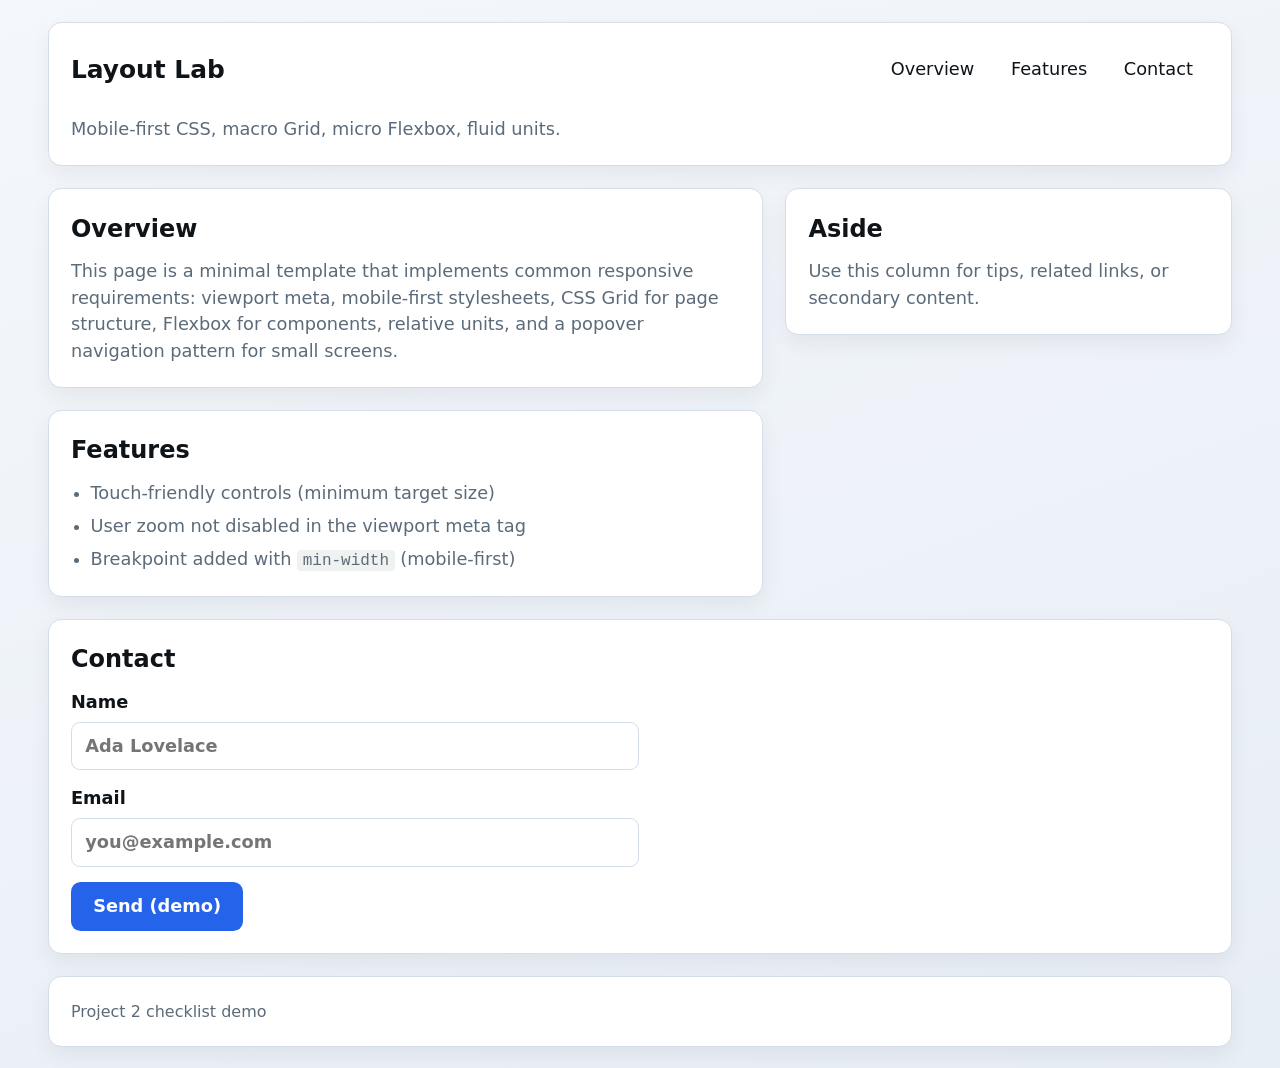
<file: Project2/index.html>
<!DOCTYPE html>
<html lang="en">
<head>
  <meta charset="UTF-8">
  <meta name="viewport" content="width=device-width, initial-scale=1">
  <meta name="description" content="Responsive layout demo: Grid, Flexbox, mobile-first CSS.">
  <title>Project 2 — Responsive Layout Lab</title>
  <link rel="stylesheet" href="styles.css">
</head>
<body>
  <a class="skip-link" href="#main">Skip to content</a>

  <div class="page">
    <header class="site-header panel">
      <div class="header-inner">
        <a class="logo" href="#">Layout Lab</a>

        <nav class="nav-desktop" aria-label="Primary">
          <ul class="nav-list">
            <li><a href="#overview">Overview</a></li>
            <li><a href="#features">Features</a></li>
            <li><a href="#contact">Contact</a></li>
          </ul>
        </nav>

        <button
          type="button"
          class="menu-toggle"
          popovertarget="site-menu"
          aria-controls="site-menu"
          aria-expanded="false"
          aria-haspopup="dialog"
          aria-label="Open menu"
        >
          <span class="hamburger" aria-hidden="true"><span></span><span></span><span></span></span>
        </button>
      </div>

      <div id="site-menu" popover class="site-menu">
        <nav aria-label="Primary (mobile)">
          <ul class="nav-list nav-list--stacked">
            <li><a href="#overview" data-close-menu>Overview</a></li>
            <li><a href="#features" data-close-menu>Features</a></li>
            <li><a href="#contact" data-close-menu>Contact</a></li>
          </ul>
        </nav>
      </div>

      <p class="tagline">Mobile-first CSS, macro Grid, micro Flexbox, fluid units.</p>
    </header>

    <main id="main" class="main-grid">
      <section id="overview" class="panel card" aria-labelledby="overview-title">
        <h2 id="overview-title">Overview</h2>
        <p>
          This page is a minimal template that implements common responsive requirements:
          viewport meta, mobile-first stylesheets, CSS Grid for page structure, Flexbox
          for components, relative units, and a popover navigation pattern for small screens.
        </p>
      </section>

      <section id="features" class="panel card" aria-labelledby="features-title">
        <h2 id="features-title">Features</h2>
        <ul class="feature-list">
          <li>Touch-friendly controls (minimum target size)</li>
          <li>User zoom not disabled in the viewport meta tag</li>
          <li>Breakpoint added with <code>min-width</code> (mobile-first)</li>
        </ul>
      </section>

      <aside class="panel card card--aside" aria-labelledby="aside-title">
        <h2 id="aside-title">Aside</h2>
        <p>Use this column for tips, related links, or secondary content.</p>
      </aside>

      <section id="contact" class="panel card card--wide" aria-labelledby="contact-title">
        <h2 id="contact-title">Contact</h2>
        <form class="contact-form" action="#" method="get">
          <label class="field">
            <span>Name</span>
            <input type="text" name="name" autocomplete="name" placeholder="Ada Lovelace">
          </label>
          <label class="field">
            <span>Email</span>
            <input type="email" name="email" autocomplete="email" placeholder="you@example.com">
          </label>
          <button type="button" class="btn">Send (demo)</button>
        </form>
      </section>
    </main>

    <footer class="site-footer panel">
      <p>Project 2 checklist demo </p>
    </footer>
  </div>

  <script src="main.js" defer></script>
</body>
</html>
</file>
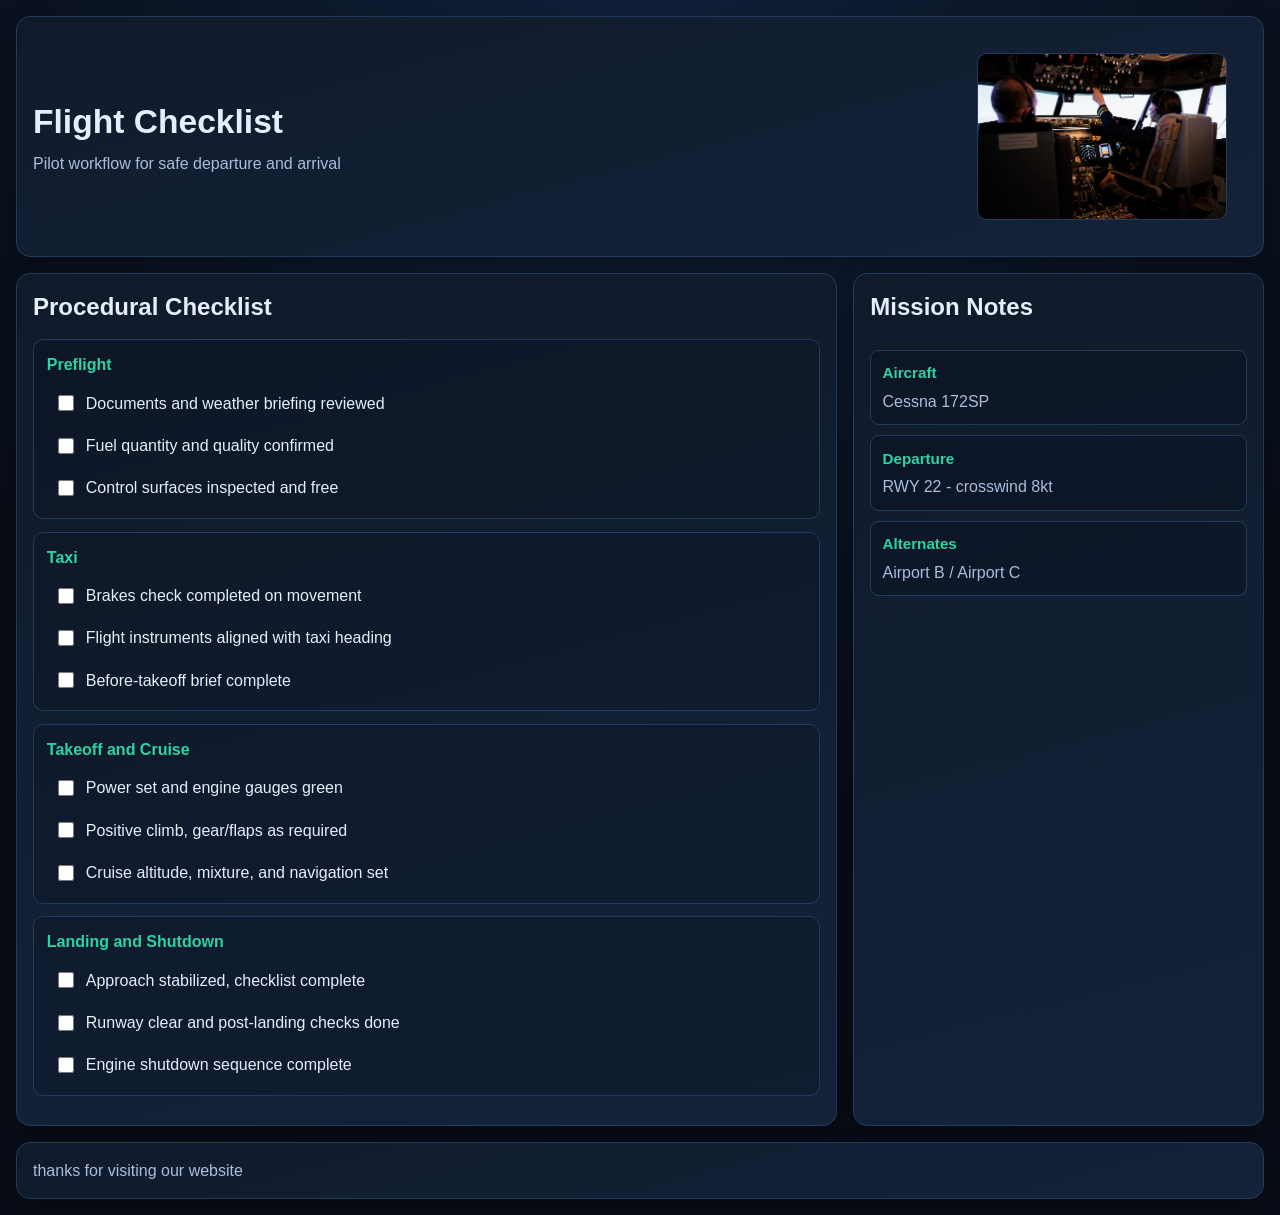
<file: Project1/checklist.html>
<!DOCTYPE html>
<html lang="en">
<head>
  <meta charset="UTF-8">
  <meta name="viewport" content="width=device-width, initial-scale=1.0">
  <meta name="description" content="Flight operations checklist using CSS Grid and Flexbox.">
  <title>Flight Checklist</title>
  <link rel="stylesheet" href="checklist.css">
</head>
<body>
  <div class="app-grid">
    <header class="panel header-panel">
      <div class="brand">
        <h1>Flight Checklist</h1>
        <p>Pilot workflow for safe departure and arrival</p>
      </div>
      <picture class="hero">
        <source srcset="image.png" type="image/avif">
        <img src="image.png" alt="Stylized aircraft cockpit panel" width="640" height="320">
      </picture>
    </header>

    <main class="panel checklist-panel" aria-labelledby="checklist-title">
      <h2 id="checklist-title">Procedural Checklist</h2>

      <section class="checklist-stage" aria-labelledby="preflight-title">
        <h3 id="preflight-title">Preflight</h3>
        <ul>
          <li class="task"><input id="pre1" type="checkbox"><label for="pre1">Documents and weather briefing reviewed</label></li>
          <li class="task"><input id="pre2" type="checkbox"><label for="pre2">Fuel quantity and quality confirmed</label></li>
          <li class="task"><input id="pre3" type="checkbox"><label for="pre3">Control surfaces inspected and free</label></li>
        </ul>
      </section>

      <section class="checklist-stage" aria-labelledby="taxi-title">
        <h3 id="taxi-title">Taxi</h3>
        <ul>
          <li class="task"><input id="taxi1" type="checkbox"><label for="taxi1">Brakes check completed on movement</label></li>
          <li class="task"><input id="taxi2" type="checkbox"><label for="taxi2">Flight instruments aligned with taxi heading</label></li>
          <li class="task"><input id="taxi3" type="checkbox"><label for="taxi3">Before-takeoff brief complete</label></li>
        </ul>
      </section>

      <section class="checklist-stage" aria-labelledby="flight-title">
        <h3 id="flight-title">Takeoff and Cruise</h3>
        <ul>
          <li class="task"><input id="flt1" type="checkbox"><label for="flt1">Power set and engine gauges green</label></li>
          <li class="task"><input id="flt2" type="checkbox"><label for="flt2">Positive climb, gear/flaps as required</label></li>
          <li class="task"><input id="flt3" type="checkbox"><label for="flt3">Cruise altitude, mixture, and navigation set</label></li>
        </ul>
      </section>

      <section class="checklist-stage" aria-labelledby="landing-title">
        <h3 id="landing-title">Landing and Shutdown</h3>
        <ul>
          <li class="task"><input id="land1" type="checkbox"><label for="land1">Approach stabilized, checklist complete</label></li>
          <li class="task"><input id="land2" type="checkbox"><label for="land2">Runway clear and post-landing checks done</label></li>
          <li class="task"><input id="land3" type="checkbox"><label for="land3">Engine shutdown sequence complete</label></li>
        </ul>
      </section>
    </main>

    <aside class="panel notes-panel" aria-labelledby="notes-title">
      <h2 id="notes-title">Mission Notes</h2>
      <div class="note">
        <h3>Aircraft</h3>
        <p>Cessna 172SP</p>
      </div>
      <div class="note">
        <h3>Departure</h3>
        <p>RWY 22 - crosswind 8kt</p>
      </div>
      <div class="note">
        <h3>Alternates</h3>
        <p>Airport B / Airport C</p>
      </div>
    </aside>

    <footer class="panel footer-panel">
        <p>thanks for visiting our website</p>
    </footer>
  </div>
</body>
</html>
</file>
<file: Project2/styles.css>
:root {
  --ink: #0f1419;
  --paper: #f4f7fb;
  --muted: #5c6b7a;
  --accent: #2563eb;
  --accent-soft: rgba(37, 99, 235, 0.12);
  --border: #d5dde8;
  /* Fluid spacing and type using rem + vw */
  --space: clamp(0.75rem, 2.2vw, 1.25rem);
  --touch-min: 2.75rem;
  --radius: 0.75rem;
}

html {
  font-size: clamp(93.75%, 0.45vw + 0.75rem, 112.5%);
}

*,
*::before,
*::after {
  box-sizing: border-box;
}

body {
  margin: 0;
  font-family: system-ui, "Segoe UI", Roboto, Helvetica, Arial, sans-serif;
  line-height: 1.5;
  color: var(--ink);
  background: linear-gradient(160deg, var(--paper) 0%, #e8eef6 100%);
}

.skip-link {
  position: absolute;
  left: -9999px;
  top: 0.5rem;
  z-index: 100;
  padding: 0.65rem 1rem;
  background: var(--accent);
  color: #fff;
  font-weight: 600;
  border-radius: 0.4rem;
  text-decoration: none;
}

.skip-link:focus {
  left: 0.75rem;
  outline: 3px solid #fff;
  outline-offset: 2px;
}

code {
  font-family: ui-monospace, "Cascadia Code", Consolas, monospace;
  font-size: 0.9em;
  background: rgba(15, 20, 25, 0.06);
  padding: 0.1em 0.35em;
  border-radius: 0.25em;
}

/* Macro layout: CSS Grid (single column default) */
.page {
  min-height: 100vh;
  display: grid;
  grid-template-rows: auto 1fr auto;
  width: 100%;
  max-width: min(96vw, 70rem);
  margin-inline: auto;
  padding: var(--space);
  gap: var(--space);
}

.panel {
  border: 1px solid var(--border);
  border-radius: var(--radius);
  background: #fff;
  box-shadow: 0 0.5rem 1.25rem rgba(15, 20, 25, 0.06);
}

.site-header {
  padding: var(--space);
}

/* Micro layout: Flexbox */
.header-inner {
  display: flex;
  flex-wrap: wrap;
  align-items: center;
  justify-content: space-between;
  gap: var(--space);
}

.logo {
  font-weight: 700;
  font-size: clamp(1.1rem, 2.5vw + 0.5rem, 1.4rem);
  color: var(--ink);
  text-decoration: none;
  min-height: var(--touch-min);
  display: inline-flex;
  align-items: center;
}

.logo:focus-visible {
  outline: 3px solid var(--accent);
  outline-offset: 3px;
  border-radius: 0.35rem;
}

.nav-desktop {
  display: none;
}

.nav-list {
  list-style: none;
  margin: 0;
  padding: 0;
  display: flex;
  flex-wrap: wrap;
  gap: 0.25rem;
}

.nav-list a {
  display: inline-flex;
  align-items: center;
  justify-content: center;
  min-height: var(--touch-min);
  padding: 0.45rem 0.85rem;
  border-radius: 0.5rem;
  color: var(--ink);
  text-decoration: none;
  border: 1px solid transparent;
}

.nav-list a:hover {
  background: var(--accent-soft);
  border-color: var(--border);
}

.nav-list a:focus-visible {
  outline: 3px solid var(--accent);
  outline-offset: 2px;
}

.nav-list--stacked {
  flex-direction: column;
  align-items: stretch;
}

.nav-list--stacked a {
  width: 100%;
  justify-content: flex-start;
}

.menu-toggle {
  display: inline-flex;
  align-items: center;
  justify-content: center;
  min-width: var(--touch-min);
  min-height: var(--touch-min);
  border-radius: 0.55rem;
  border: 1px solid var(--border);
  background: #fff;
  cursor: pointer;
}

.menu-toggle:focus-visible {
  outline: 3px solid var(--accent);
  outline-offset: 2px;
}

.hamburger {
  display: flex;
  flex-direction: column;
  gap: 0.28rem;
  width: 1.35rem;
}

.hamburger span {
  display: block;
  height: 0.14rem;
  border-radius: 999px;
  background: var(--ink);
}

.site-menu {
  position: fixed;
  top: max(0.75rem, env(safe-area-inset-top, 0px));
  right: max(var(--space), env(safe-area-inset-right, 0px));
  left: auto;
  bottom: auto;
  margin: 0;
  border: none;
  padding: var(--space);
  width: min(92vw, 20rem);
  max-height: min(75vh, 22rem);
  border-radius: 0 0 var(--radius) var(--radius);
  background: #fff;
  box-shadow: 0 1rem 2.5rem rgba(15, 20, 25, 0.18);
}

.site-menu::backdrop {
  background: rgba(15, 20, 25, 0.35);
}

.tagline {
  margin: var(--space) 0 0;
  color: var(--muted);
  font-size: clamp(0.9rem, 1.2vw + 0.65rem, 1rem);
  max-width: 42rem;
}

/* Main: grid regions stack on mobile */
.main-grid {
  display: grid;
  gap: var(--space);
  grid-template-columns: minmax(0, 1fr);
  grid-template-areas:
    "overview"
    "features"
    "aside"
    "contact";
}

.card {
  padding: var(--space);
  height: fit-content;
}

.card h2 {
  margin: 0 0 0.6rem;
  font-size: clamp(1.05rem, 1.5vw + 0.55rem, 1.35rem);
}

.card p {
  margin: 0;
  color: var(--muted);
}

#overview {
  grid-area: overview;
}

#features {
  grid-area: features;
}

.card--aside {
  grid-area: aside;
}

.card--wide {
  grid-area: contact;
}

.feature-list {
  margin: 0;
  padding-left: 1.1rem;
  color: var(--muted);
  display: flex;
  flex-direction: column;
  gap: 0.35rem;
}

.contact-form {
  display: flex;
  flex-direction: column;
  gap: 0.85rem;
  max-width: min(100%, 32rem);
}

.field {
  display: flex;
  flex-direction: column;
  gap: 0.35rem;
  font-weight: 600;
  color: var(--ink);
}

.field input {
  min-height: var(--touch-min);
  padding: 0.5rem 0.75rem;
  border-radius: 0.5rem;
  border: 1px solid var(--border);
  font: inherit;
  width: 100%;
}

.field input:focus-visible {
  outline: 3px solid var(--accent);
  outline-offset: 1px;
}

.btn {
  align-self: flex-start;
  min-height: var(--touch-min);
  padding: 0.55rem 1.25rem;
  border-radius: 0.55rem;
  border: none;
  background: var(--accent);
  color: #fff;
  font: inherit;
  font-weight: 600;
  cursor: pointer;
}

.btn:focus-visible {
  outline: 3px solid var(--ink);
  outline-offset: 2px;
}

.site-footer p {
  margin: 0;
  padding: var(--space);
  color: var(--muted);
  font-size: 0.9rem;
}

/* Tablet+: multi-column macro grid & show desktop nav */
@media (min-width: 48em) {
  .main-grid {
    grid-template-columns: minmax(0, 1.6fr) minmax(0, 1fr);
    grid-template-areas:
      "overview aside"
      "features aside"
      "contact contact";
  }
}

@media (min-width: 56.25em) {
  .nav-desktop {
    display: flex;
    flex: 1 1 auto;
    justify-content: flex-end;
  }

  .menu-toggle {
    display: none;
  }
}
</file>
<file: Project1/checklist.css>
:root {
  --bg: #080d17;
  --panel: #101a2b;
  --panel-muted: #14233a;
  --text: #e6eefc;
  --text-soft: #a8bedc;
  --accent: #2ed3a2;
  --accent-soft: rgba(46, 211, 162, 0.16);
  --line: #243a5d;
}

*,
*::before,
*::after {
  box-sizing: border-box;
}

body {
  margin: 0;
  font-family: "Segoe UI", Tahoma, Geneva, Verdana, sans-serif;
  background: radial-gradient(circle at top, #10203a 0%, var(--bg) 60%);
  color: var(--text);
  line-height: 1.45;
}

.app-grid {
  min-height: 100vh;
  padding: 1rem;
  display: grid;
  gap: 1rem;
  grid-template-columns: 2fr 1fr;
  grid-template-areas:
    "header header"
    "main notes"
    "footer footer";
}

.panel {
  background: linear-gradient(165deg, var(--panel) 0%, var(--panel-muted) 100%);
  border: 1px solid var(--line);
  border-radius: 14px;
  padding: 1rem;
  box-shadow: 0 10px 24px rgba(0, 0, 0, 0.25);
}

.header-panel {
  grid-area: header;
  display: flex;
  flex-wrap: wrap;
  justify-content: space-between;
  align-items: center;
  gap: 1rem;
}

.brand h1 {
  margin: 0;
  font-size: clamp(1.4rem, 3vw, 2.1rem);
}

.brand p {
  margin: 0.35rem 0 0;
  color: var(--text-soft);
}

.hero {
  display: flex;
  justify-content: space-between;
  align-items: center;
  gap: 1rem;
  padding: 20px;
}

.hero img {
  width: 250px; /* smaller image */
  height: auto;
  border-radius: 10px;
  border: 1px solid var(--line);
  order: 2;
}

.hero-content {
  max-width: 400px; 
}

.checklist-panel {
  grid-area: main;
}

.checklist-panel h2,
.notes-panel h2 {
  margin: 0 0 0.9rem;
}

.checklist-stage {
  padding: 0.8rem;
  margin-bottom: 0.8rem;
  border: 1px solid var(--line);
  border-radius: 10px;
  background: rgba(7, 14, 24, 0.25);
}

.checklist-stage h3 {
  margin: 0 0 0.6rem;
  font-size: 1rem;
  color: var(--accent);
}

.checklist-stage ul {
  list-style: none;
  margin: 0;
  padding: 0;
  display: flex;
  flex-direction: column;
  gap: 0.5rem;
}

.task {
  display: flex;
  align-items: center;
  gap: 0.55rem;
  padding: 0.35rem 0.45rem;
  border-radius: 8px;
}

.task:hover {
  background: var(--accent-soft);
}

.task input[type="checkbox"] {
  width: 1rem;
  height: 1rem;
  accent-color: var(--accent);
}

.notes-panel {
  grid-area: notes;
  display: flex;
  flex-direction: column;
  gap: 0.65rem;
}

.note {
  border: 1px solid var(--line);
  border-radius: 9px;
  padding: 0.7rem;
  background: rgba(8, 17, 32, 0.45);
}

.note h3 {
  margin: 0;
  color: var(--accent);
  font-size: 0.95rem;
}

.note p {
  margin: 0.35rem 0 0;
  color: var(--text-soft);
}

.footer-panel {
  grid-area: footer;
}

.footer-panel p {
  margin: 0;
  color: var(--text-soft);
}

@media (max-width: 900px) {
  .app-grid {
    grid-template-columns: 1fr;
    grid-template-areas:
      "header"
      "main"
      "notes"
      "footer";
  }
}
</file>
